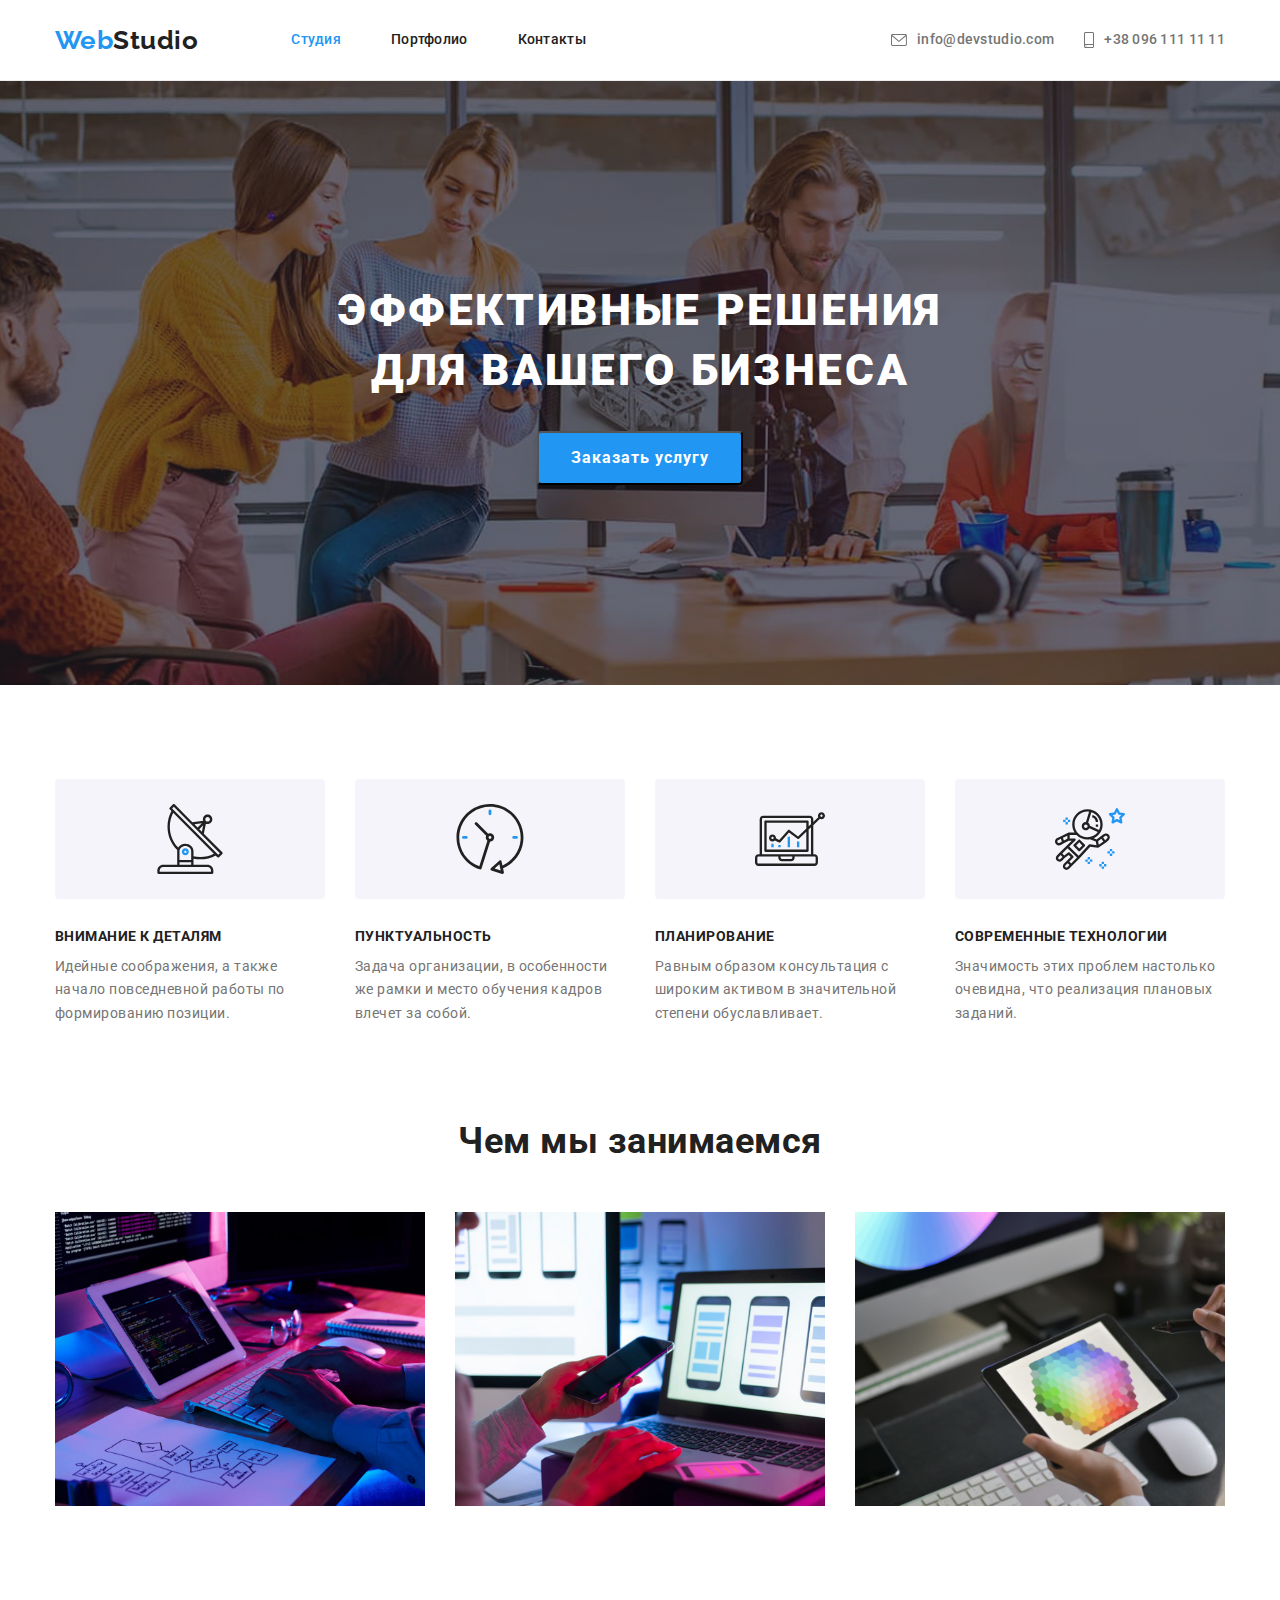
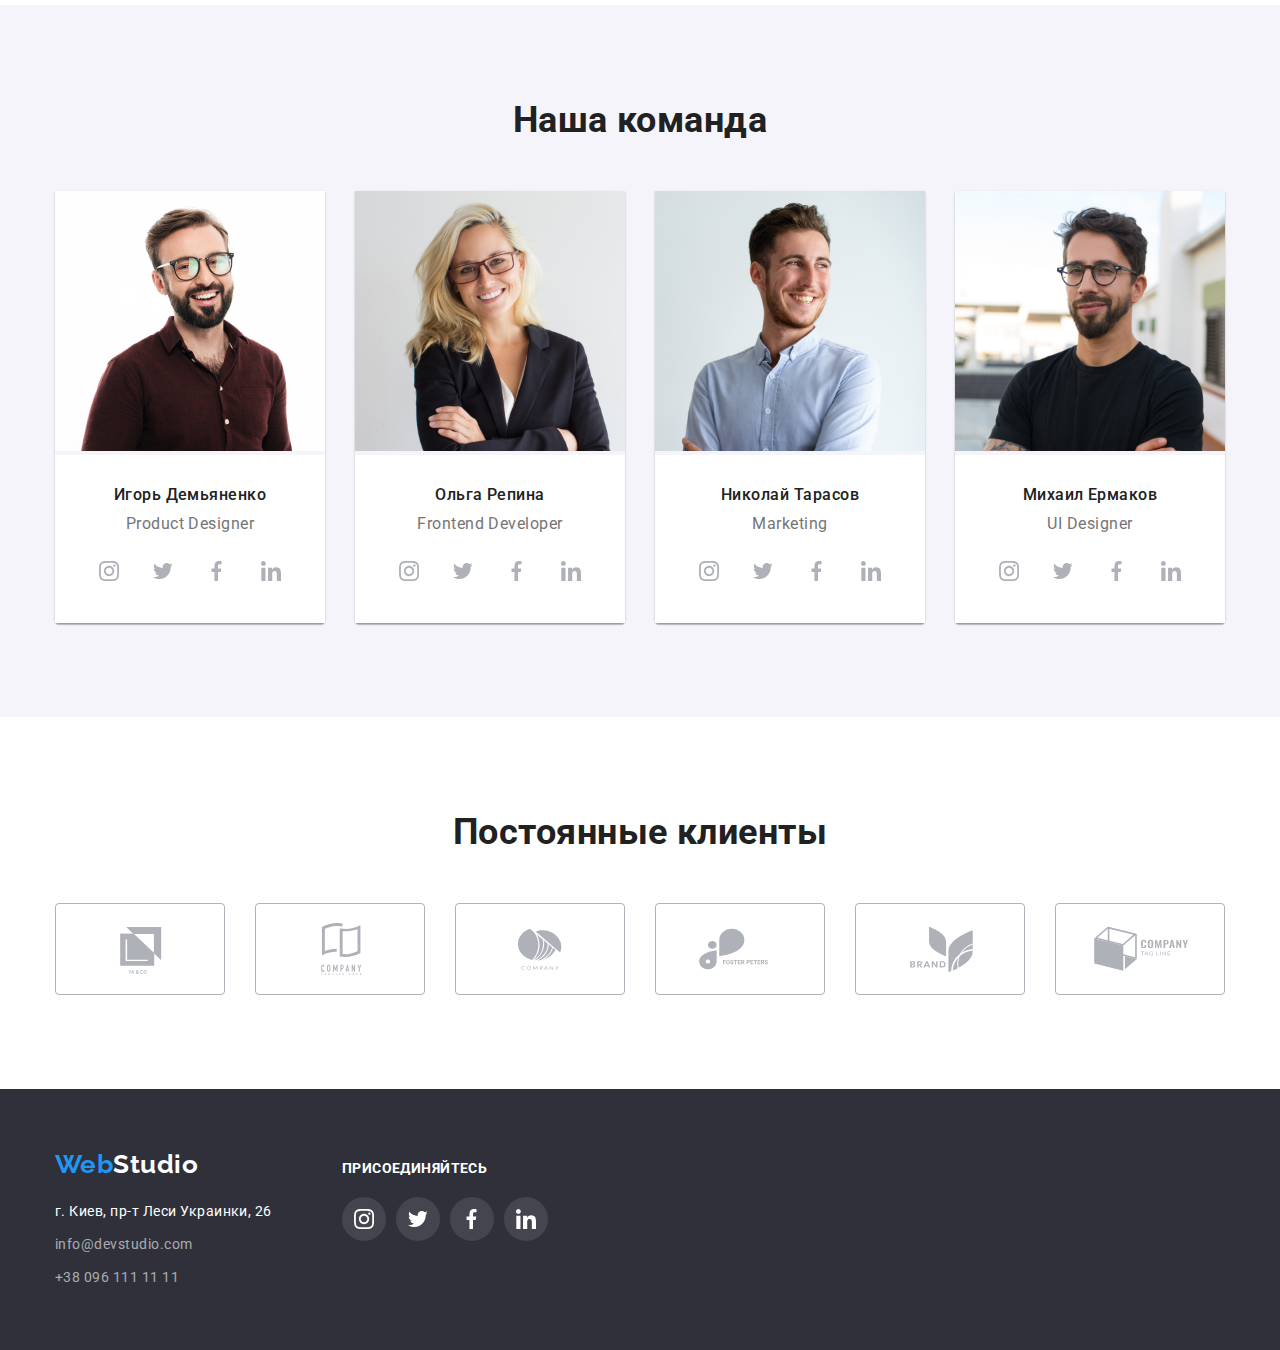
<file: index.html>
<!DOCTYPE html>
<html lang="ru">
  <head>
    <meta charset="UTF-8" />
    <meta http-equiv="X-UA-Compatible" content="IE=edge" />
    <meta name="viewport" content="width=device-width, initial-scale=1.0" />
    <title>Document</title>
    <link rel="preconnect" href="https://fonts.googleapis.com" />
    <link rel="preconnect" href="https://fonts.gstatic.com" crossorigin />
    <link
      href="https://fonts.googleapis.com/css2?family=Raleway:wght@700&family=Roboto:wght@400;500;700;900&display=swap"
      rel="stylesheet"
    />
    <link
      rel="stylesheet"
      href="https://cdnjs.cloudflare.com/ajax/libs/modern-normalize/1.1.0/modern-normalize.min.css"
    />
    <link rel="stylesheet" href="./css/styles.css" />
  </head>
  <body>
    <!-- Хедер -->
    <header class="header">
      <div class="container main-nav">
        <nav class="main-part">
          <a href="./index.html" class="logo">Web<span class="logo-black">Studio</span></a>
          <ul class="site-nav">
            <li class="item"><a href="" class="link current">Студия</a></li>
            <li class="item"><a href="./portfolio.html" class="link">Портфолио</a></li>
            <li class="item"><a href="" class="link">Контакты</a></li>
          </ul>
        </nav>
        <ul class="contacts">
          <li class="item">
            <a href="mailto:info@devstudio.com" class="link envelope">
              <svg class="icon-envelope" width="16" height="12">
                <use href="./images/sprite.svg#icon-envelope"></use>
              </svg>
              info@devstudio.com</a
            >
          </li>
          <li class="item">
            <a href="tel:+380961111111" class="link smartphone">
              <svg class="icon-smartphone" width="10" height="16">
                <use href="./images/sprite.svg#icon-smartphone"></use>
              </svg>
              +38 096 111 11 11</a
            >
          </li>
        </ul>
      </div>
    </header>
    <main>
      <!-- Герой -->
      <div class="overlay">
        <section class="hero">
          <div class="container">
            <h1 class="hero-title">
              Эффективные решения <br />
              для вашего бизнеса
            </h1>
            <button type="button" class="button">Заказать услугу</button>
          </div>
        </section>
      </div>
      <!-- Наши приемущества -->
      <section class="section">
        <div class="container">
          <h2 class="h2-title-benefits">Наши приемущества</h2>
          <ul class="benefits-list">
            <li class="item">
              <div class="benefits-list-icon">
                <svg class="icon" width="70" height="70">
                  <use href="./images/sprite.svg#icon-antenna"></use>
                </svg>
              </div>
              <h3 class="section-title benefits">Внимание к деталям</h3>
              <p class="benefits-text">
                Идейные соображения, а также начало повседневной работы по формированию позиции.
              </p>
            </li>
            <li class="item">
              <div class="benefits-list-icon">
                <svg class="icon" width="70" height="70">
                  <use href="./images/sprite.svg#icon-clock"></use>
                </svg>
              </div>
              <h3 class="section-title benefits">Пунктуальность</h3>
              <p class="benefits-text">
                Задача организации, в особенности же рамки и место обучения кадров влечет за собой.
              </p>
            </li>
            <li class="item">
              <div class="benefits-list-icon">
                <svg class="icon" width="70" height="70">
                  <use href="./images/sprite.svg#icon-vector"></use>
                </svg>
              </div>
              <h3 class="section-title benefits">Планирование</h3>
              <p class="benefits-text">
                Равным образом консультация с широким активом в значительной степени обуславливает.
              </p>
            </li>
            <li class="item">
              <div class="benefits-list-icon">
                <svg class="icon" width="70" height="70">
                  <use href="./images/sprite.svg#icon-astronaut"></use>
                </svg>
              </div>
              <h3 class="section-title benefits">Современные технологии</h3>
              <p class="benefits-text">
                Значимость этих проблем настолько очевидна, что реализация плановых заданий.
              </p>
            </li>
          </ul>
        </div>
      </section>
      <!-- Чем мы занимаемся -->
      <section class="section job">
        <div class="container">
          <h2 class="section-title job">Чем мы занимаемся</h2>
          <ul class="job-list">
            <li class="item">
              <img src="./images/img.jpg" alt="Верстка" width="370" height="294" />
            </li>
            <li class="item">
              <img src="./images/img1.jpg" alt="Приложения" width="370" height="294" />
            </li>
            <li class="item">
              <img src="./images/img2.jpg" alt="Дизайн" width="370" height="294" />
            </li>
          </ul>
        </div>
      </section>
      <!-- Наша команда -->
      <section class="section team">
        <div class="container">
          <h2 class="section-title team">Наша команда</h2>
          <ul class="team-list">
            <li class="item">
              <img
                src="./images/photo1.jpg"
                alt="Игорь Демьяненко"
                width="270"
                height="260"
                class="photo"
              />
              <div class="team-container">
                <h3 class="section-title name">Игорь Демьяненко</h3>
                <p lang="en" class="prof">Product Designer</p>
                <ul class="name-social-link">
                  <li class="item-link">
                    <a
                      href=""
                      target="blank"
                      rel="noopener noreferrer"
                      aria-label="Instagram"
                      class="link"
                    >
                      <svg class="icon" width="20" height="20">
                        <use href="./images/sprite.svg#icon-instagram"></use>
                      </svg>
                    </a>
                  </li>
                  <li class="item-link">
                    <a
                      href=""
                      target="blank"
                      rel="noopener noreferrer"
                      aria-label="Twitter"
                      class="link"
                    >
                      <svg class="icon" width="20" height="20">
                        <use href="./images/sprite.svg#icon-twitter"></use>
                      </svg>
                    </a>
                  </li>
                  <li class="item-link">
                    <a
                      href=""
                      target="blank"
                      rel="noopener noreferrer"
                      aria-label="Facebook"
                      class="link"
                    >
                      <svg class="icon" width="20" height="20">
                        <use href="./images/sprite.svg#icon-facebook"></use>
                      </svg>
                    </a>
                  </li>
                  <li class="item-link">
                    <a
                      href=""
                      target="blank"
                      rel="noopener noreferrer"
                      aria-label="Linkedin"
                      class="link"
                    >
                      <svg class="icon" width="20" height="20">
                        <use href="./images/sprite.svg#icon-linkedin"></use>
                      </svg>
                    </a>
                  </li>
                </ul>
              </div>
            </li>
            <li class="item">
              <img
                src="./images/photo2.jpg"
                alt="Ольга Репина"
                width="270"
                height="260"
                class="photo"
              />
              <div class="team-container">
                <h3 class="section-title name">Ольга Репина</h3>
                <p lang="en" class="prof">Frontend Developer</p>
                <ul class="name-social-link">
                  <li class="item-link">
                    <a
                      href=""
                      target="blank"
                      rel="noopener noreferrer"
                      aria-label="Instagram"
                      class="link"
                    >
                      <svg class="icon" width="20" height="20">
                        <use href="./images/sprite.svg#icon-instagram"></use>
                      </svg>
                    </a>
                  </li>
                  <li class="item-link">
                    <a
                      href=""
                      target="blank"
                      rel="noopener noreferrer"
                      aria-label="Twitter"
                      class="link"
                    >
                      <svg class="icon" width="20" height="20">
                        <use href="./images/sprite.svg#icon-twitter"></use>
                      </svg>
                    </a>
                  </li>
                  <li class="item-link">
                    <a
                      href=""
                      target="blank"
                      rel="noopener noreferrer"
                      aria-label="Facebook"
                      class="link"
                    >
                      <svg class="icon" width="20" height="20">
                        <use href="./images/sprite.svg#icon-facebook"></use>
                      </svg>
                    </a>
                  </li>
                  <li class="item-link">
                    <a
                      href=""
                      target="blank"
                      rel="noopener noreferrer"
                      aria-label="Linkedin"
                      class="link"
                    >
                      <svg class="icon" width="20" height="20">
                        <use href="./images/sprite.svg#icon-linkedin"></use>
                      </svg>
                    </a>
                  </li>
                </ul>
              </div>
            </li>
            <li class="item">
              <img
                src="./images/photo3.jpg"
                alt="Николай Тарасов"
                width="270"
                height="260"
                class="photo"
              />
              <div class="team-container">
                <h3 class="section-title name">Николай Тарасов</h3>
                <p lang="en" class="prof">Marketing</p>
                <ul class="name-social-link">
                  <li class="item-link">
                    <a
                      href=""
                      target="blank"
                      rel="noopener noreferrer"
                      aria-label="Instagram"
                      class="link"
                    >
                      <svg class="icon" width="20" height="20">
                        <use href="./images/sprite.svg#icon-instagram"></use>
                      </svg>
                    </a>
                  </li>
                  <li class="item-link">
                    <a
                      href=""
                      target="blank"
                      rel="noopener noreferrer"
                      aria-label="Twitter"
                      class="link"
                    >
                      <svg class="icon" width="20" height="20">
                        <use href="./images/sprite.svg#icon-twitter"></use>
                      </svg>
                    </a>
                  </li>
                  <li class="item-link">
                    <a
                      href=""
                      target="blank"
                      rel="noopener noreferrer"
                      aria-label="Facebook"
                      class="link"
                    >
                      <svg class="icon" width="20" height="20">
                        <use href="./images/sprite.svg#icon-facebook"></use>
                      </svg>
                    </a>
                  </li>
                  <li class="item-link">
                    <a
                      href=""
                      target="blank"
                      rel="noopener noreferrer"
                      aria-label="Linkedin"
                      class="link"
                    >
                      <svg class="icon" width="20" height="20">
                        <use href="./images/sprite.svg#icon-linkedin"></use>
                      </svg>
                    </a>
                  </li>
                </ul>
              </div>
            </li>
            <li class="item">
              <img
                src="./images/photo4.jpg"
                alt="Михаил Ермаков"
                width="270"
                height="260"
                class="photo"
              />
              <div class="team-container">
                <h3 class="section-title name">Михаил Ермаков</h3>
                <p lang="en" class="prof">UI Designer</p>
                <ul class="name-social-link">
                  <li class="item-link">
                    <a
                      href=""
                      target="blank"
                      rel="noopener noreferrer"
                      aria-label="Instagram"
                      class="link"
                    >
                      <svg class="icon" width="20" height="20">
                        <use href="./images/sprite.svg#icon-instagram"></use>
                      </svg>
                    </a>
                  </li>
                  <li class="item-link">
                    <a
                      href=""
                      target="blank"
                      rel="noopener noreferrer"
                      aria-label="Twitter"
                      class="link"
                    >
                      <svg class="icon" width="20" height="20">
                        <use href="./images/sprite.svg#icon-twitter"></use>
                      </svg>
                    </a>
                  </li>
                  <li class="item-link">
                    <a
                      href=""
                      target="blank"
                      rel="noopener noreferrer"
                      aria-label="Facebook"
                      class="link"
                    >
                      <svg class="icon" width="20" height="20">
                        <use href="./images/sprite.svg#icon-facebook"></use>
                      </svg>
                    </a>
                  </li>
                  <li class="item-link">
                    <a
                      href=""
                      target="blank"
                      rel="noopener noreferrer"
                      aria-label="Linkedin"
                      class="link"
                    >
                      <svg class="icon" width="20" height="20">
                        <use href="./images/sprite.svg#icon-linkedin"></use>
                      </svg>
                    </a>
                  </li>
                </ul>
              </div>
            </li>
          </ul>
        </div>
      </section>
      <!-- Постоянные клиенты -->
      <section class="section clients">
        <div class="container">
          <h2 class="section-title">Постоянные клиенты</h2>
          <ul class="list-clients">
            <li class="item">
              <a href="" class="button-clients">
                <svg class="icon-clients" width="170" height="92">
                  <use href="./images/sprite.svg#icon-Client1"></use>
                </svg>
              </a>
            </li>
            <li class="item">
              <a href="" class="button-clients">
                <svg class="icon-clients" width="170" height="92">
                  <use href="./images/sprite.svg#icon-Client2"></use>
                </svg>
              </a>
            </li>
            <li class="item">
              <a href="" class="button-clients">
                <svg class="icon-clients" width="170" height="92">
                  <use href="./images/sprite.svg#icon-Client3"></use>
                </svg>
              </a>
            </li>
            <li class="item">
              <a href="" class="button-clients">
                <svg class="icon-clients" width="170" height="92">
                  <use href="./images/sprite.svg#icon-Client4"></use>
                </svg>
              </a>
            </li>
            <li class="item">
              <a href="" class="button-clients">
                <svg class="icon-clients" width="170" height="92">
                  <use href="./images/sprite.svg#icon-Client5"></use>
                </svg>
              </a>
            </li>
            <li class="item">
              <a href="" class="button-clients">
                <svg class="icon-clients" width="170" height="92">
                  <use href="./images/sprite.svg#icon-Client6"></use>
                </svg>
              </a>
            </li>
          </ul>
        </div>
      </section>
    </main>
    <!-- Футер -->
    <footer class="main-footer">
      <div class="container footer-container">
        <div class="container-adress">
          <a href="/" class="logo">Web<span class="logo-white">Studio</span></a>
          <address class="address">
            <a
              href="https://goo.gl/maps/ySa9Uwe9buMW5qFH8"
              target="_blank"
              rel="noopener noreferrer"
              class="address-link"
              >г. Киев, пр-т Леси Украинки, 26</a
            >
          </address>
          <address class="footer-contacts">
            <a href="mailto:info@devstudio.com" class="link first">info@devstudio.com</a><br />
            <a href="tel:+380961111111" class="link">+38 096 111 11 11</a>
          </address>
        </div>
        <div class="social-network">
          <p class="p-network">присоединяйтесь</p>
          <ul class="social-network-list">
            <li class="item">
              <a
                href=""
                target="blank"
                rel="noopener noreferrer"
                aria-label="Инстаграм"
                class="link"
              >
                <svg class="icon-footer" width="20" height="20">
                  <use href="./images/sprite.svg#icon-instagram"></use>
                </svg>
              </a>
            </li>

            <li class="item">
              <a href="" target="blank" rel="noopener noreferrer" aria-label="Twitter" class="link">
                <svg class="icon-footer" width="20" height="20">
                  <use href="./images/sprite.svg#icon-twitter"></use>
                </svg>
              </a>
            </li>
            <li class="item">
              <a
                href=""
                target="blank"
                rel="noopener noreferrer"
                aria-label="Facebook"
                class="link"
              >
                <svg class="icon-footer" width="20" height="20">
                  <use href="./images/sprite.svg#icon-facebook"></use>
                </svg>
              </a>
            </li>
            <li class="item">
              <a
                href=""
                target="blank"
                rel="noopener noreferrer"
                aria-label="Linkedin"
                class="link"
              >
                <svg class="icon-footer" width="20" height="20">
                  <use href="./images/sprite.svg#icon-linkedin"></use>
                </svg>
              </a>
            </li>
          </ul>
        </div>
      </div>
    </footer>
  </body>
</html>
</file>
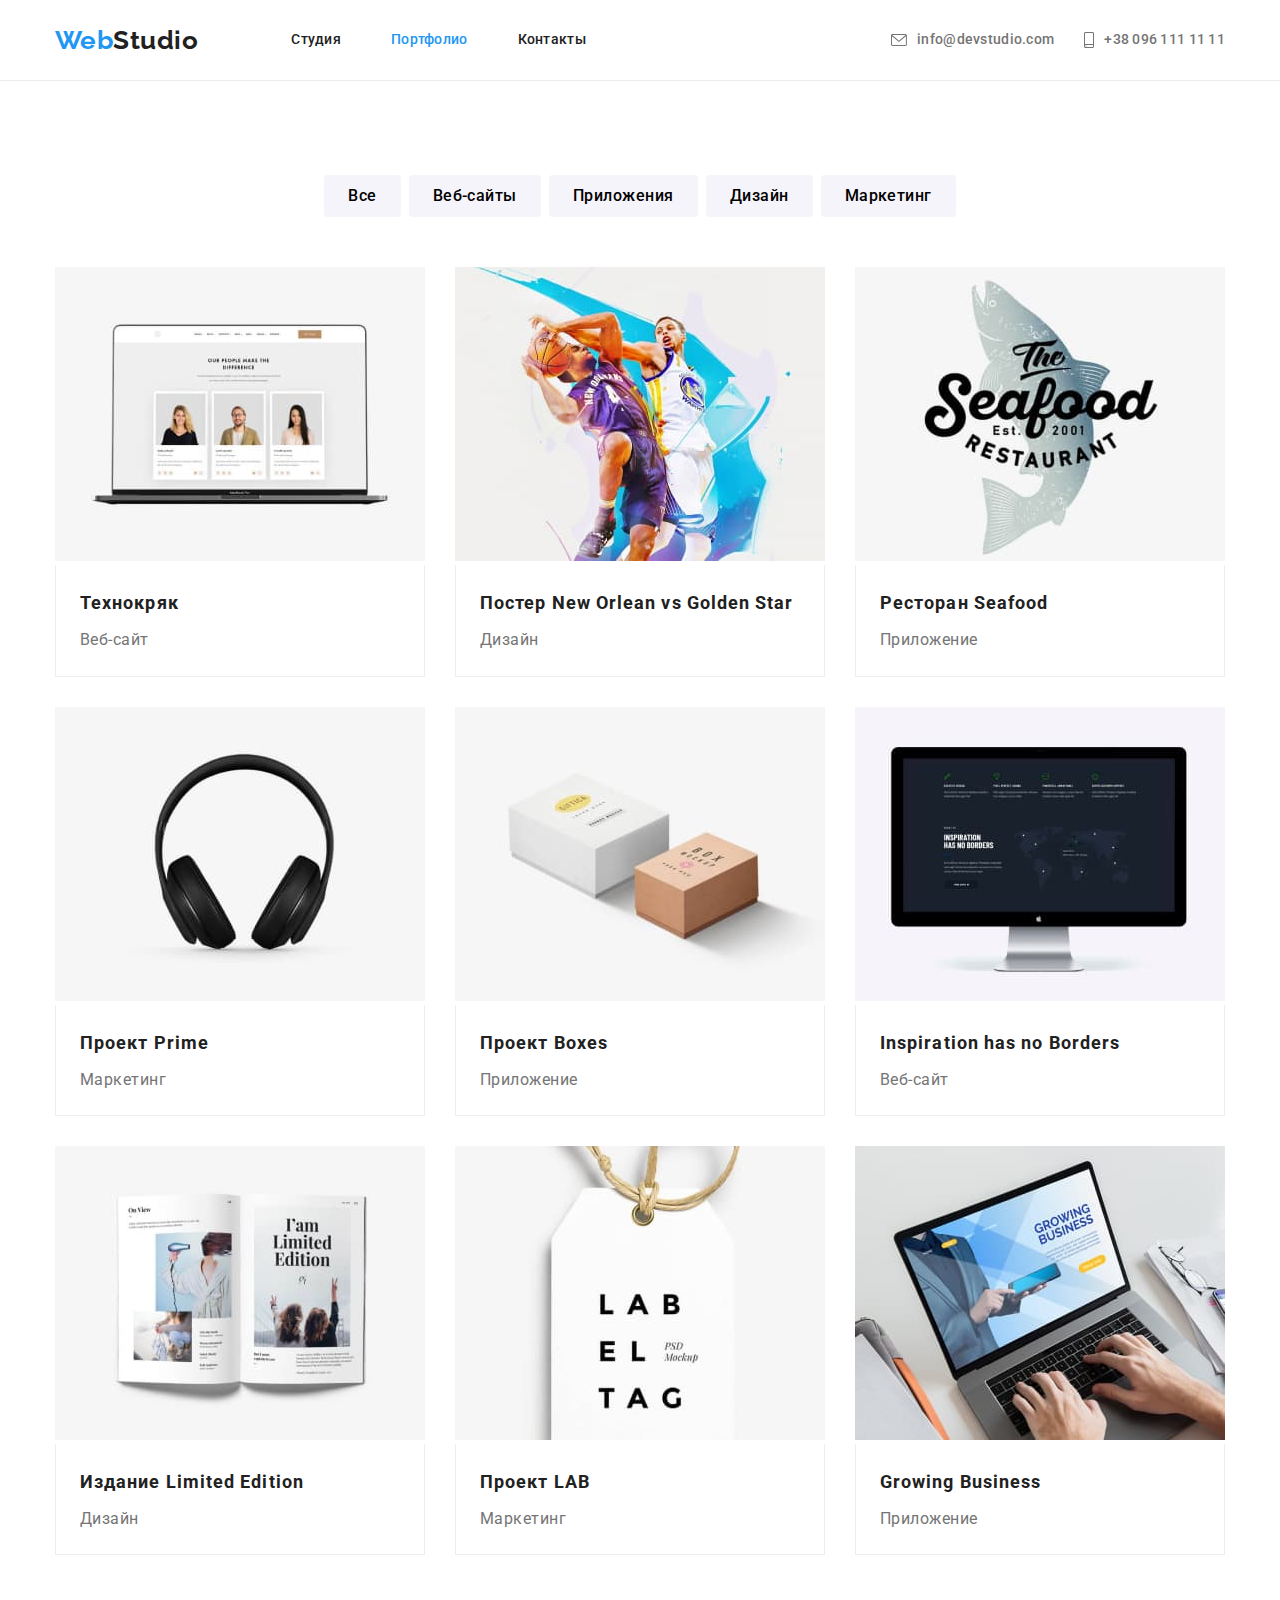
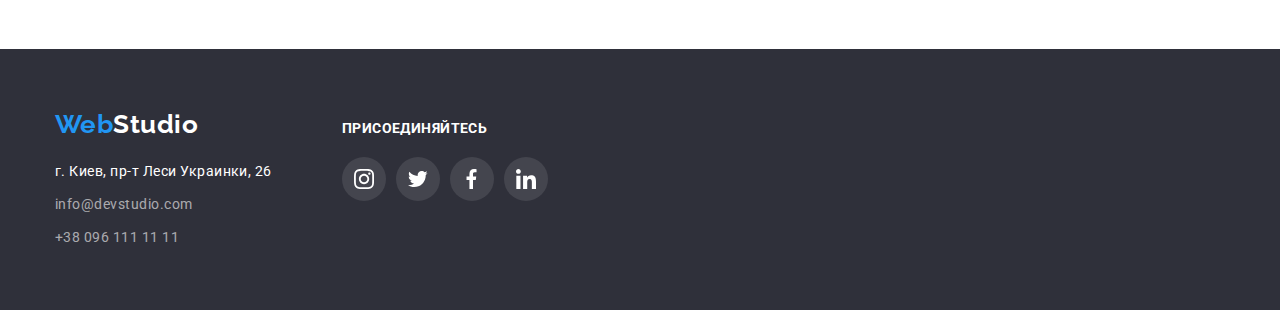
<file: portfolio.html>
<!DOCTYPE html>
<html lang="ru">
  <head>
    <meta charset="UTF-8" />
    <meta http-equiv="X-UA-Compatible" content="IE=edge" />
    <meta name="viewport" content="width=device-width, initial-scale=1.0" />
    <title>Document</title>
    <link rel="preconnect" href="https://fonts.googleapis.com" />
    <link rel="preconnect" href="https://fonts.gstatic.com" crossorigin />
    <link
      href="https://fonts.googleapis.com/css2?family=Raleway:wght@700&family=Roboto:wght@400;500;700;900&display=swap"
      rel="stylesheet"
    />
    <link
      rel="stylesheet"
      href="https://cdnjs.cloudflare.com/ajax/libs/modern-normalize/1.1.0/modern-normalize.min.css"
    />
    <link rel="stylesheet" href="./css/styles.css" />
  </head>
  <body>
    <!-- Хедер -->
    <header class="header">
      <div class="container main-nav">
        <nav class="main-part">
          <a href="./index.html" class="logo">Web<span class="logo-black">Studio</span></a>
          <ul class="site-nav">
            <li class="item"><a href="./index.html" class="link">Студия</a></li>
            <li class="item"><a href="./portfolio.html" class="link current">Портфолио</a></li>
            <li class="item"><a href="" class="link">Контакты</a></li>
          </ul>
        </nav>
        <ul class="contacts">
          <li class="item">
            <a href="mailto:info@devstudio.com" class="link envelope">
              <svg class="icon-envelope" width="16" height="12">
                <use href="./images/sprite.svg#icon-envelope"></use>
              </svg>
              info@devstudio.com</a
            >
          </li>
          <li class="item">
            <a href="tel:+380961111111" class="link smartphone">
              <svg class="icon-smartphone" width="10" height="16">
                <use href="./images/sprite.svg#icon-smartphone"></use>
              </svg>
              +38 096 111 11 11</a
            >
          </li>
        </ul>
      </div>
    </header>
    <main>
      <!-- Фильтры -->
      <section class="section">
        <div class="container">
          <ul class="buttons-port">
            <li class="item"><button type="button" class="button-portfolio">Все</button></li>
            <li class="item"><button type="button" class="button-portfolio">Веб-сайты</button></li>
            <li class="item"><button type="button" class="button-portfolio">Приложения</button></li>
            <li class="item"><button type="button" class="button-portfolio">Дизайн</button></li>
            <li class="item"><button type="button" class="button-portfolio">Маркетинг</button></li>
          </ul>
          <!-- Портфолио -->
          <h1 class="h1-header-portfolio">Наше портфолио</h1>
          <ul class="portfolio-list">
            <li class="item">
              <div class="card-set">
                <a href="" class="link-porfolio">
                  <img src="./images/tehno.jpg" alt="Технокряк" width="370" height="294" />
                  <div class="card-content">
                    <h2 class="header-portfolio">Технокряк</h2>
                    <p class="p-portfolio">Веб-сайт</p>
                  </div>
                </a>
              </div>
            </li>
            <li class="item">
              <div class="card-set">
                <a href="" class="link-porfolio">
                  <img src="./images/poster.jpg" alt="Постер" width="370" height="294" />
                  <div class="card-content">
                    <h2 class="header-portfolio">Постер New Orlean vs Golden Star</h2>
                    <p class="p-portfolio">Дизайн</p>
                  </div>
                </a>
              </div>
            </li>
            <li class="item">
              <div class="card-set">
                <a href="" class="link-porfolio">
                  <img src="./images/seafood.jpg" alt="Ресторан Seafood" width="370" height="294" />
                  <div class="card-content">
                    <h2 class="header-portfolio">Ресторан Seafood</h2>
                    <p class="p-portfolio">Приложение</p>
                  </div>
                </a>
              </div>
            </li>
            <li class="item">
              <div class="card-set">
                <a href="" class="link-porfolio">
                  <img src="./images/prime.jpg" alt="Проект Prime" width="370" height="294" />
                  <div class="card-content">
                    <h2 class="header-portfolio">Проект Prime</h2>
                    <p class="p-portfolio">Маркетинг</p>
                  </div>
                </a>
              </div>
            </li>
            <li class="item">
              <div class="card-set">
                <a href="" class="link-porfolio">
                  <img src="./images/boxes.jpg" alt="Проект Boxes" width="370" height="294" />
                  <div class="card-content">
                    <h2 class="header-portfolio">Проект Boxes</h2>
                    <p class="p-portfolio">Приложение</p>
                  </div>
                </a>
              </div>
            </li>
            <li class="item">
              <div class="card-set">
                <a href="" class="link-porfolio">
                  <img src="./images/borders.jpg" alt="Веб-сайт" width="370" height="294" />
                  <div class="card-content">
                    <h2 class="header-portfolio">Inspiration has no Borders</h2>
                    <p class="p-portfolio">Веб-сайт</p>
                  </div>
                </a>
              </div>
            </li>
            <li class="item">
              <div class="card-set">
                <a href="" class="link-porfolio">
                  <img src="./images/ltd.jpg" alt="Издание" width="370" height="294" />
                  <div class="card-content">
                    <h2 class="header-portfolio">Издание Limited Edition</h2>
                    <p class="p-portfolio">Дизайн</p>
                  </div>
                </a>
              </div>
            </li>
            <li class="item">
              <div class="card-set">
                <a href="" class="link-porfolio">
                  <img src="./images/lab.jpg" alt="Проект LAB" width="370" height="294" />
                  <div class="card-content">
                    <h2 class="header-portfolio">Проект LAB</h2>
                    <p class="p-portfolio">Маркетинг</p>
                  </div>
                </a>
              </div>
            </li>
            <li class="item">
              <div class="card-set">
                <a href="" class="link-porfolio">
                  <img
                    src="./images/business.jpg"
                    alt="Приложение Growing Business"
                    width="370"
                    height="294"
                  />
                  <div class="card-content">
                    <h2 class="header-portfolio">Growing Business</h2>
                    <p class="p-portfolio">Приложение</p>
                  </div>
                </a>
              </div>
            </li>
          </ul>
        </div>
      </section>
    </main>
    <!-- Футер -->
    <footer class="main-footer">
      <div class="container footer-container">
        <div class="container-adress">
          <a href="/" class="logo">Web<span class="logo-white">Studio</span></a>
          <address class="address">
            <a
              href="https://goo.gl/maps/ySa9Uwe9buMW5qFH8"
              target="_blank"
              rel="noopener noreferrer"
              class="address-link"
              >г. Киев, пр-т Леси Украинки, 26</a
            >
          </address>
          <address class="footer-contacts">
            <a href="mailto:info@devstudio.com" class="link first">info@devstudio.com</a><br />
            <a href="tel:+380961111111" class="link">+38 096 111 11 11</a>
          </address>
        </div>
        <div class="social-network">
          <p class="p-network">присоединяйтесь</p>
          <ul class="social-network-list">
            <li class="item">
              <a
                href=""
                target="blank"
                rel="noopener noreferrer"
                aria-label="Инстаграм"
                class="link"
              >
                <svg class="icon-footer" width="20" height="20">
                  <use href="./images/sprite.svg#icon-instagram"></use>
                </svg>
              </a>
            </li>

            <li class="item">
              <a href="" target="blank" rel="noopener noreferrer" aria-label="Twitter" class="link">
                <svg class="icon-footer" width="20" height="20">
                  <use href="./images/sprite.svg#icon-twitter"></use>
                </svg>
              </a>
            </li>
            <li class="item">
              <a
                href=""
                target="blank"
                rel="noopener noreferrer"
                aria-label="Facebook"
                class="link"
              >
                <svg class="icon-footer" width="20" height="20">
                  <use href="./images/sprite.svg#icon-facebook"></use>
                </svg>
              </a>
            </li>
            <li class="item">
              <a
                href=""
                target="blank"
                rel="noopener noreferrer"
                aria-label="Linkedin"
                class="link"
              >
                <svg class="icon-footer" width="20" height="20">
                  <use href="./images/sprite.svg#icon-linkedin"></use>
                </svg>
              </a>
            </li>
          </ul>
        </div>
      </div>
    </footer>
  </body>
</html>
</file>
<file: css/styles.css>
/* Главная страница */

:root {
  --header-color: #212121;
  --main-blue-color: #2196f3;
  --main-white-color: #ffffff;
  --text-color: #757575;
  --footer-mail-tel-color: rgba(255, 255, 255, 0.6);
  --black-background-color: #2f303a;
  --team-background-color: #f5f4fa;
  --border-color: #ececec;
  --border-color-card: #eeeeee;
  --team-list-shadow: 0px 1px 3px rgba(0, 0, 0, 0.12), 0px 1px 1px rgba(0, 0, 0, 0.14),
    0px 2px 1px rgba(0, 0, 0, 0.2);
  --button-hero-shadow: rgba(0, 0, 0, 0.15);
  --button-portfolio-shadow: 0px 3px 1px rgba(0, 0, 0, 0.1), 0px 1px 2px rgba(0, 0, 0, 0.08),
    0px 2px 2px rgba(0, 0, 0, 0.12);
  --portfolio-cards-shadow: 0px 1px 1px rgba(0, 0, 0, 0.12), 0px 4px 4px rgba(0, 0, 0, 0.06),
    1px 4px 6px rgba(0, 0, 0, 0.16);
  --icon-color: #afb1b8;
}
body {
  background-color: var(--main-white-color);
  color: var(--text-color);
  font-family: Roboto, sans-serif;
  letter-spacing: 0.03em;
}
ul,
li {
  list-style: none;
  padding: 0%;
  margin: 0%;
}
a {
  text-decoration: none;
  font-style: normal;
}
h1,
h2,
h3,
p {
  margin-top: 0;
  margin-bottom: 0;
}
.section-title {
  color: var(--header-color);
  font-weight: 700;
  font-size: 36px;
  line-height: 1.17;
  text-align: center;
}
.section {
  padding-top: 94px;
  padding-bottom: 94px;
}
.container {
  width: 1200px;
  padding-left: 15px;
  padding-right: 15px;
  margin-left: auto;
  margin-right: auto;
}
/* Хедер */
.header {
  background-color: var(--main-white-color);
  border-bottom: 1px solid var(--border-color);
}
.logo {
  color: var(--main-blue-color);
  font-family: raleway, sans-serif;
  font-weight: bold;
  font-size: 26px;
  line-height: 1.19;
}
.logo-black {
  color: var(--header-color);
}

.site-nav {
  display: block;
  display: flex;
  padding-left: 0;
  margin-top: 0;
  margin-bottom: 0;
  margin-left: 93px;
}
.contacts {
  display: block;
  display: flex;
  padding-left: 0;
  margin-top: 0;
  margin-bottom: 0;
  margin-left: auto;
  align-items: center;
}
.contacts .link {
  display: block;
  padding-top: 32px;
  padding-bottom: 32px;
}

.contacts .item:first-child {
  margin-right: 30px;
}

.main-nav,
.main-part,
.contacts .smartphone,
.contacts .envelope {
  display: flex;
  align-items: center;
}

.site-nav .item:not(:last-child) {
  margin-right: 50px;
}

.site-nav .link {
  display: block;
  padding-top: 32px;
  padding-bottom: 32px;
}
.site-nav .link,
.contacts .link {
  color: var(--header-color);
  font-weight: 500;
  font-size: 14px;
  line-height: 1.14;
  letter-spacing: 0.02em;
}
.contacts .link {
  color: var(--text-color);
}

.icon-envelope {
  margin-right: 10px;
  fill: currentColor;
}
.icon-envelope:hover,
.icon-envelope:focus {
  fill: var(--main-blue-color);
}
.icon-smartphone {
  margin-right: 10px;
  fill: currentColor;
}

.contacts .link:hover,
.contacts .link:focus,
.site-nav .link:hover,
.site-nav .link:focus,
.footer-contacts .link:hover,
.footer-contacts .link:focus,
.address .address-link:hover,
.address .address-link:focus {
  color: var(--main-blue-color);
}
.link.current {
  color: var(--main-blue-color);
}

/* Герой */
.hero {
  padding-top: 200px;
  padding-bottom: 200px;
  text-align: center;
}
.hero-title {
  margin-bottom: 30px;
  color: var(--main-white-color);
  font-weight: 900;
  font-size: 44px;
  line-height: 1.36;
  letter-spacing: 0.06em;
  text-transform: uppercase;
}
.button {
  color: var(--main-white-color);
  font-family: inherit;
  font-weight: 700;
  font-size: 16px;
  line-height: 1.88;
  letter-spacing: 0.06em;
  background-color: var(--main-blue-color);

  display: inline-block;
  padding: 10px 32px;
  min-width: 136px;
  box-shadow: 0px 4px 4px var(--button-hero-shadow);
  border-radius: 4px;
  cursor: pointer;
}
.overlay {
  max-width: 1600px;
  margin-left: auto;
  margin-right: auto;
  background-image: linear-gradient(to right, rgba(47, 48, 58, 0.4), rgba(47, 48, 58, 0.4)),
    url('../images/overlay.jpg');
  background-color: var(--black-background-color);
  background-repeat: no-repeat;
  background-size: cover;
  background-position: center;
}
/* Наши приемущества */

.h2-title-benefits {
  display: none;
}
.benefits-list {
  display: flex;
}

.benefits-list .item:not(:last-child) {
  margin-right: 30px;
}

.benefits {
  font-size: 14px;
  line-height: 1.14;
  text-align: left;
  text-transform: uppercase;

  margin-bottom: 10px;
}
.benefits-text {
  font-size: 14px;
  line-height: 1.7;
}
.benefits-list-icon {
  width: 270px;
  height: 120px;
  background: #f5f4fa;
  border-radius: 4px;
  margin-bottom: 30px;
  display: flex;
  justify-content: center;
}

/* Чем мы занимаемcя */
.section-title.job {
  margin-bottom: 50px;
}
.job {
  padding-top: 0;
}
.job-list {
  display: flex;
}
.job-list .item:not(:last-child) {
  margin-right: 30px;
}
/* Наша команда */
.section-title.team {
  margin-bottom: 50px;
}
.team-container {
  background-color: var(--main-white-color);
  padding-top: 30px;
  padding-bottom: 30px;
}
.team {
  background-color: var(--team-background-color);
}
.team-list {
  display: flex;
}
.team-list .item {
  box-shadow: var(--team-list-shadow);
  border-radius: 0px 0px 4px 4px;
}
.team-list .item:not(:last-child) {
  margin-right: 30px;
}
.name {
  font-weight: 500;
  font-size: 16px;
  line-height: 1.19;
  text-align: center;
  margin-bottom: 10px;
}
.prof {
  font-size: 16px;
  line-height: 1.19;
  text-align: center;
  margin-bottom: 16px;
}
.name-social-link {
  display: block;
  display: flex;
  justify-content: center;
}
.name-social-link .item-link:not(:last-child) {
  margin-right: 10px;
}

.name-social-link .link {
  color: var(--icon-color);
  padding: 0;
  width: 44px;
  height: 44px;
  border-radius: 50%;
  border: none;
  cursor: pointer;
  display: block;
  display: flex;
}
.icon {
  fill: currentColor;
  margin: auto auto;
}
.name-social-link .link:hover,
.name-social-link .link:focus {
  color: var(--main-white-color);
  background-color: var(--main-blue-color);
}

/* Постоянные клиенты */
.clients {
  background-color: var(--main-white-color);
}
.list-clients {
  display: flex;
  margin-top: 50px;
}
.list-clients .item:not(:last-child) {
  margin-right: 30px;
}

.button-clients {
  display: block;
  width: 170px;
  height: 92px;
  color: var(--icon-color);
  background-color: var(--main-white-color);
  border: 1px solid var(--icon-color);
  border-radius: 4px;
  cursor: pointer;
}
.icon-clients {
  fill: currentColor;
}

.button-clients:hover,
.button-clients:focus {
  border: 1px solid var(--main-blue-color);
  color: var(--main-blue-color);
}
/* Футер */
.main-footer {
  padding-top: 60px;
  padding-bottom: 60px;
  background-color: var(--black-background-color);
}
.logo-white {
  color: var(--main-white-color);
}
.address-link {
  color: var(--main-white-color);
  font-size: 14px;
  line-height: 1.7;
}
.address {
  margin-top: 20px;
  margin-bottom: 9px;
}

.footer-contacts .link {
  color: var(--footer-mail-tel-color);
  font-size: 14px;
  line-height: 1.7;
}
.link.first {
  display: inline-block;
  margin-bottom: 9px;
}

.p-network {
  color: var(--main-white-color);
  font-weight: 700;
  font-size: 14px;
  line-height: 1.14;
  letter-spacing: 0.03em;
  text-transform: uppercase;
  padding-top: 12px;
}
.footer-container {
  display: flex;
}
.social-network {
  display: block;
  margin-left: 70px;
}
.social-network-list {
  display: block;
  display: flex;
  margin-top: 20px;
}
.social-network-list .item:not(:last-child) {
  margin-right: 10px;
}

.icon-footer {
  fill: var(--main-white-color);
  margin: auto auto;
}

.social-network-list .link {
  background-color: rgba(255, 255, 255, 0.1);
  padding: 0;
  width: 44px;
  height: 44px;
  border-radius: 50%;
  border: none;
  cursor: pointer;
  display: block;
  display: flex;
}
.social-network-list .link:hover,
.social-network-list .link:focus {
  background-color: var(--main-blue-color);
}
/* Страница Портфолио */

/* Фильтры */
.buttons-port {
  display: block;
  display: flex;
  justify-content: center;

  margin-top: 0;
  margin-bottom: 50px;
  padding-left: 0;
}
.buttons-port .item:not(:last-child) {
  margin-right: 8px;
}
.buttons-port .button-portfolio {
  font-family: inherit;
  font-weight: 500;
  font-size: 16px;
  line-height: 1.63;
  letter-spacing: 0.03em;
  background: var(--team-background-color);
  border-color: transparent;
  border-radius: 4px;
  padding: 6px 22px;
  cursor: pointer;
}
.buttons-port .button-portfolio:hover,
.buttons-port .button-portfolio:focus {
  color: var(--main-white-color);
  background-color: var(--main-blue-color);
  box-shadow: var(--button-portfolio-shadow);
}
/* Портфолио */
.h1-header-portfolio {
  display: none;
}
.portfolio-list {
  display: flex;
  flex-wrap: wrap;

  margin-bottom: 0;
  margin-top: 0;
  padding: 0;

  margin-left: -30px;
  margin-top: -30px;
}
.portfolio-list .item {
  margin-left: 30px;
  margin-top: 30px;
  flex-basis: calc(100% / 3 - 30px);
}
.portfolio-list .item:hover,
.portfolio-list .item:focus {
  box-shadow: var(--portfolio-cards-shadow);
}
.link-porfolio .header-portfolio {
  color: var(--header-color);
  font-weight: 700;
  font-size: 18px;
  line-height: 2;
  letter-spacing: 0.06em;
  padding-bottom: 4px;
}
.link-porfolio .p-portfolio {
  color: var(--text-color);
  font-size: 16px;
  line-height: 1.88;
}
.card-content {
  padding: 20px 24px;
  border-bottom: 1px solid var(--border-color-card);
  border-left: 1px solid var(--border-color-card);
  border-right: 1px solid var(--border-color-card);
}
</file>
